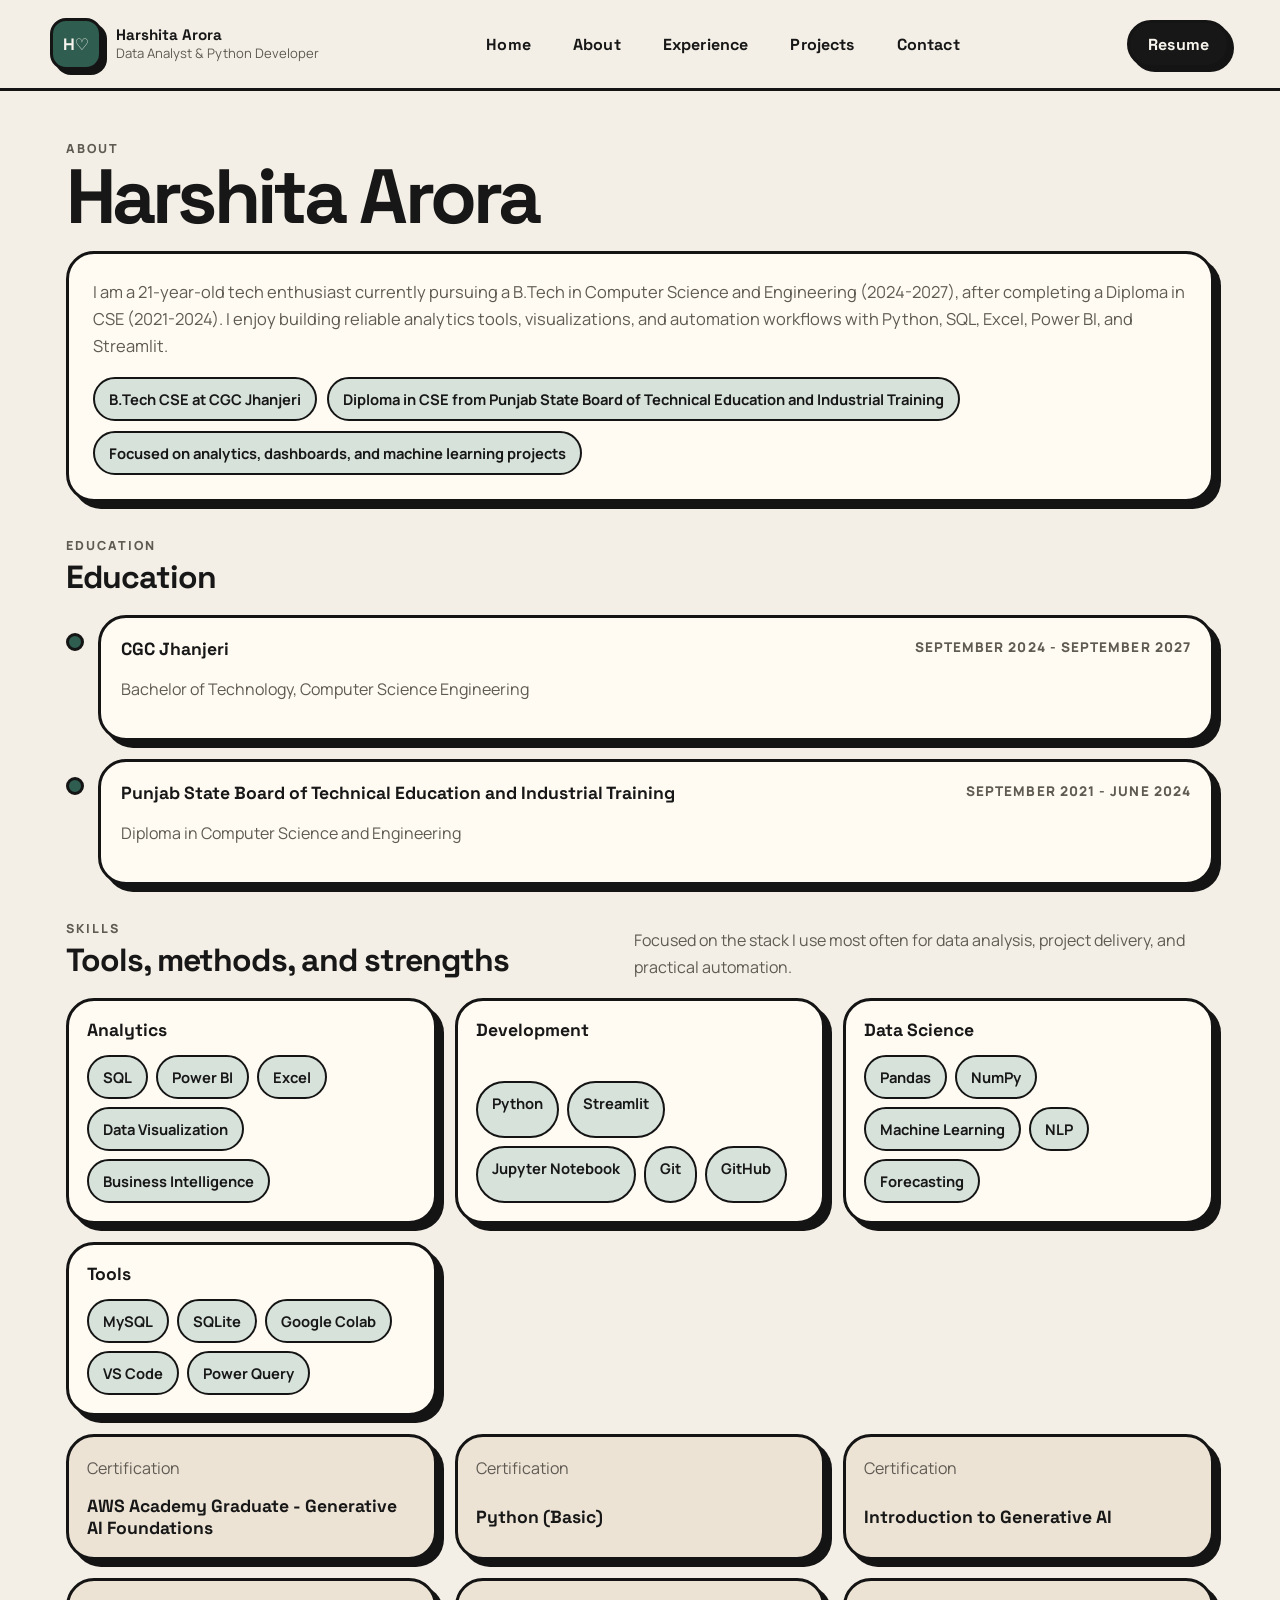
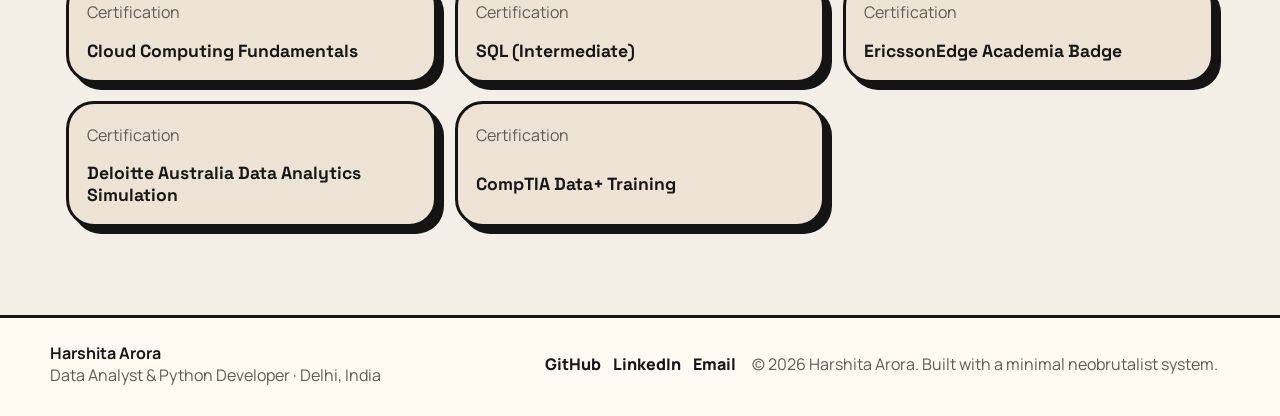
<file: about.html>
<!DOCTYPE html>
<html lang="en">
<head>
  <meta charset="UTF-8">
  <meta name="viewport" content="width=device-width, initial-scale=1.0">
  <meta name="description" content="About Harshita Arora - data analyst, Python developer, and AI/ML enthusiast.">
  <title>About | Harshita Arora</title>
  <link rel="preconnect" href="https://fonts.googleapis.com">
  <link rel="preconnect" href="https://fonts.gstatic.com" crossorigin>
  <link href="https://fonts.googleapis.com/css2?family=Manrope:wght@400;500;600;700;800&family=Space+Grotesk:wght@400;500;700&display=swap" rel="stylesheet">
  <link rel="stylesheet" href="./styles/main.css">
</head>
<body data-page="about">
  <div id="app"></div>
  <script type="module" src="./src/app.js"></script>
</body>
</html>
</file>
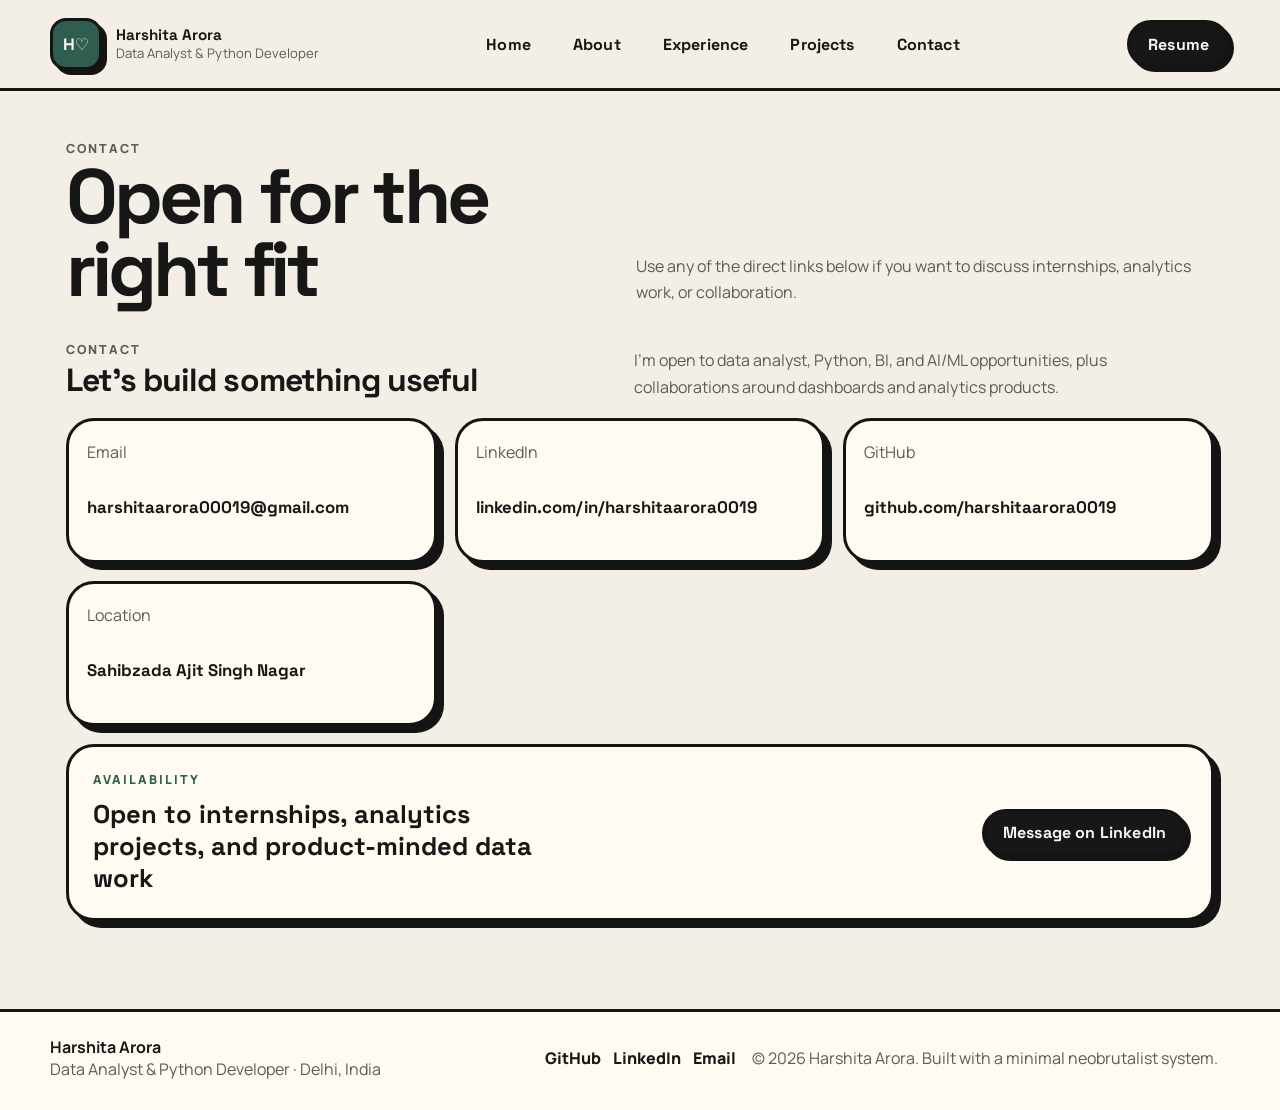
<file: contact.html>
<!DOCTYPE html>
<html lang="en">
<head>
  <meta charset="UTF-8">
  <meta name="viewport" content="width=device-width, initial-scale=1.0">
  <meta name="description" content="Contact Harshita Arora for internships, collaboration, and projects.">
  <title>Contact | Harshita Arora</title>
  <link rel="preconnect" href="https://fonts.googleapis.com">
  <link rel="preconnect" href="https://fonts.gstatic.com" crossorigin>
  <link href="https://fonts.googleapis.com/css2?family=Manrope:wght@400;500;600;700;800&family=Space+Grotesk:wght@400;500;700&display=swap" rel="stylesheet">
  <link rel="stylesheet" href="./styles/main.css">
</head>
<body data-page="contact">
  <div id="app"></div>
  <script type="module" src="./src/app.js"></script>
</body>
</html>
</file>
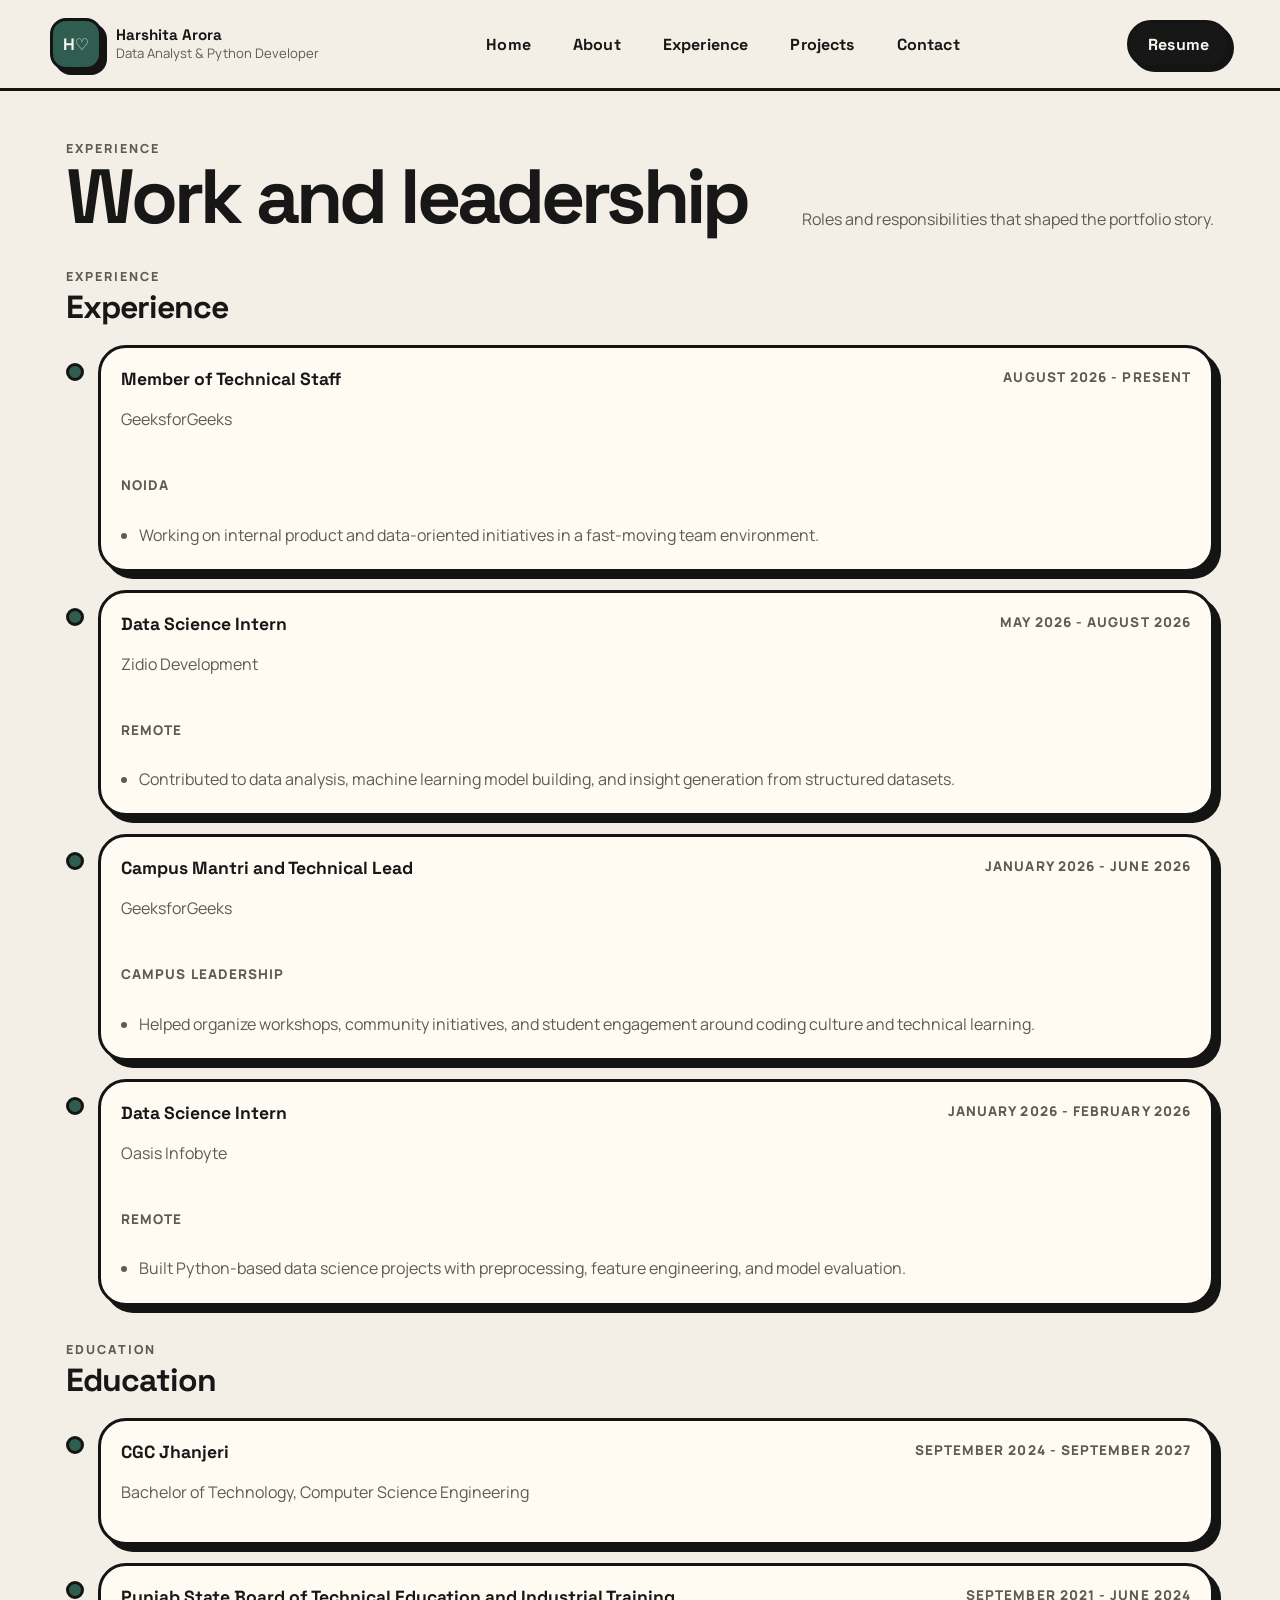
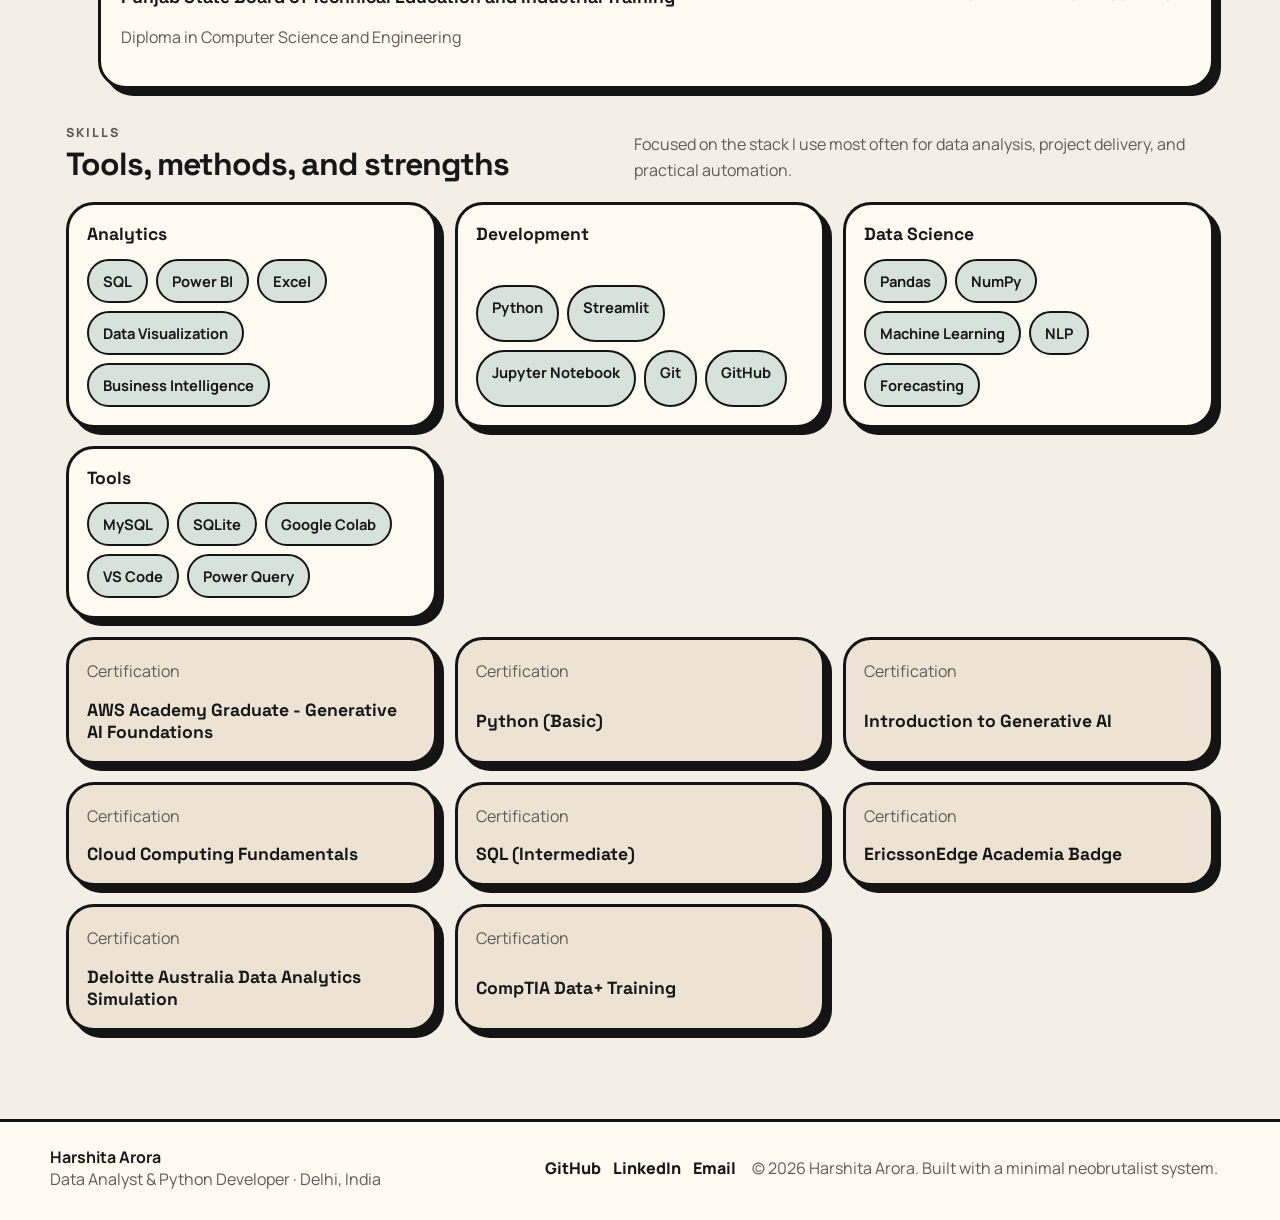
<file: experience.html>
<!DOCTYPE html>
<html lang="en">
<head>
  <meta charset="UTF-8">
  <meta name="viewport" content="width=device-width, initial-scale=1.0">
  <meta name="description" content="Experience timeline for Harshita Arora.">
  <title>Experience | Harshita Arora</title>
  <link rel="preconnect" href="https://fonts.googleapis.com">
  <link rel="preconnect" href="https://fonts.gstatic.com" crossorigin>
  <link href="https://fonts.googleapis.com/css2?family=Manrope:wght@400;500;600;700;800&family=Space+Grotesk:wght@400;500;700&display=swap" rel="stylesheet">
  <link rel="stylesheet" href="./styles/main.css">
</head>
<body data-page="experience">
  <div id="app"></div>
  <script type="module" src="./src/app.js"></script>
</body>
</html>
</file>
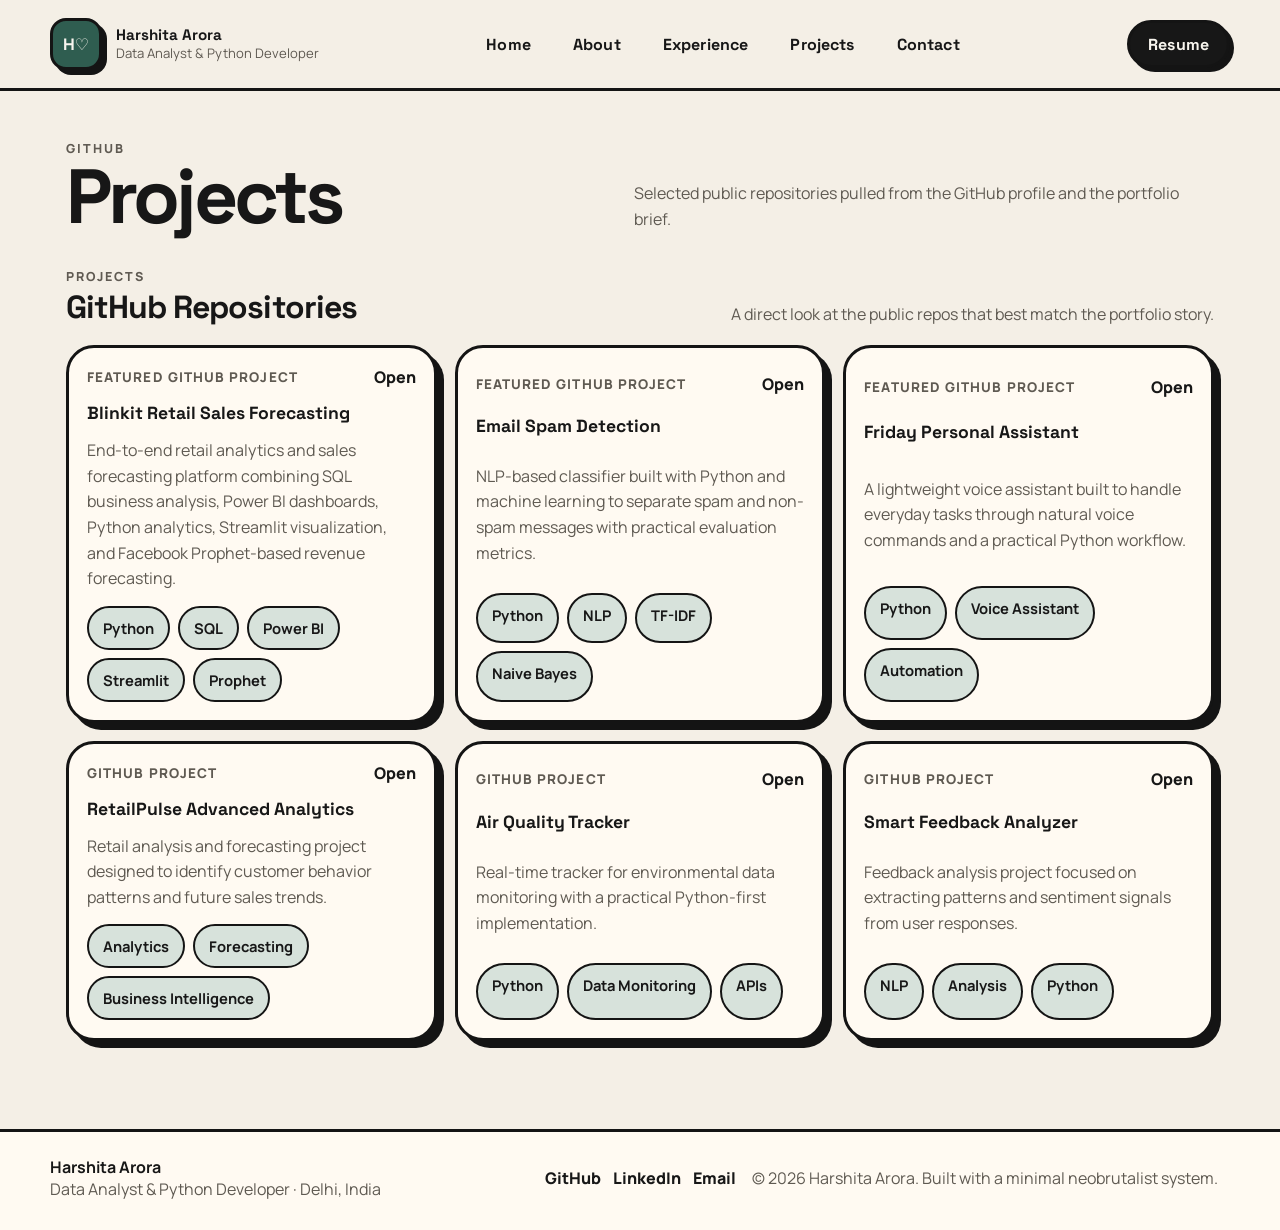
<file: projects.html>
<!DOCTYPE html>
<html lang="en">
<head>
  <meta charset="UTF-8">
  <meta name="viewport" content="width=device-width, initial-scale=1.0">
  <meta name="description" content="Selected projects by Harshita Arora from GitHub.">
  <title>Projects | Harshita Arora</title>
  <link rel="preconnect" href="https://fonts.googleapis.com">
  <link rel="preconnect" href="https://fonts.gstatic.com" crossorigin>
  <link href="https://fonts.googleapis.com/css2?family=Manrope:wght@400;500;600;700;800&family=Space+Grotesk:wght@400;500;700&display=swap" rel="stylesheet">
  <link rel="stylesheet" href="./styles/main.css">
</head>
<body data-page="projects">
  <div id="app"></div>
  <script type="module" src="./src/app.js"></script>
</body>
</html>
</file>
<file: styles/main.css>
:root {
  --bg: #f4efe6;
  --surface: #fffaf2;
  --surface-soft: #ece3d5;
  --line: #141414;
  --text: #171717;
  --muted: #5f5a52;
  --accent: #2f5d50;
  --accent-soft: #d7e2db;
  --shadow: #141414;
}

* {
  box-sizing: border-box;
}

html {
  scroll-behavior: smooth;
}

html,
body,
#app {
  min-height: 100%;
}

body {
  margin: 0;
  color: var(--text);
  background: var(--bg);
  font-family: 'Manrope', system-ui, -apple-system, BlinkMacSystemFont, 'Segoe UI', sans-serif;
  -webkit-font-smoothing: antialiased;
  text-rendering: optimizeLegibility;
}

body.is-ready .content-section,
body.is-ready .hero,
body.is-ready .intro-block {
  animation: lift-in 420ms ease-out both;
}

img {
  max-width: 100%;
  display: block;
}

a {
  color: inherit;
}

h1,
h2,
h3,
.brand__copy strong,
.button,
.header-cta,
.site-nav a,
.stat-card strong,
.profile-card h2,
.timeline-item__header h3,
.cert-card strong,
.contact-card strong {
  font-family: 'Space Grotesk', system-ui, sans-serif;
}

#app {
  display: flex;
  flex-direction: column;
}

.page-shell {
  width: min(1180px, calc(100% - 32px));
  margin-inline: auto;
}

main.page-shell {
  flex: 1;
  padding: 24px 0 56px;
}

.site-header {
  position: sticky;
  top: 0;
  z-index: 30;
  background: rgba(244, 239, 230, 0.96);
  backdrop-filter: blur(8px);
  border-bottom: 3px solid var(--line);
}

.site-header__inner {
  width: min(1180px, calc(100% - 32px));
  margin-inline: auto;
  display: grid;
  grid-template-columns: auto 1fr auto;
  align-items: center;
  gap: 20px;
  padding: 18px 0;
}

.brand {
  display: inline-flex;
  align-items: center;
  gap: 14px;
  text-decoration: none;
}

.brand__mark {
  width: 52px;
  height: 52px;
  display: grid;
  place-items: center;
  border: 3px solid var(--line);
  border-radius: 16px;
  background: var(--accent);
  color: #f8f5ee;
  box-shadow: 5px 5px 0 var(--shadow);
  font-weight: 800;
}

.brand__copy {
  display: grid;
  gap: 2px;
  line-height: 1.1;
}

.brand__copy strong {
  font-size: 0.95rem;
}

.brand__copy span {
  font-size: 0.82rem;
  color: var(--muted);
}

.site-nav {
  display: flex;
  justify-content: center;
  flex-wrap: wrap;
  gap: 10px;
}

.site-header__actions {
  display: flex;
  align-items: center;
  justify-content: flex-end;
  gap: 12px;
}

.header-menu-button {
  display: none;
  min-height: 48px;
  padding: 0 18px;
  border-radius: 999px;
  border: 3px solid var(--line);
  background: var(--surface);
  color: var(--text);
  box-shadow: 4px 4px 0 var(--shadow);
  font-family: 'Space Grotesk', system-ui, sans-serif;
  font-weight: 700;
}

.site-nav a,
.header-cta,
.button {
  text-decoration: none;
  font-weight: 700;
  letter-spacing: 0.01em;
}

.site-nav a {
  padding: 11px 14px;
  border: 2px solid transparent;
  border-radius: 999px;
}

.site-nav a:hover {
  border-color: var(--line);
  background: var(--surface);
}

.header-cta,
.button {
  display: inline-flex;
  align-items: center;
  justify-content: center;
  min-height: 48px;
  padding: 0 18px;
  border-radius: 999px;
  border: 3px solid var(--line);
  box-shadow: 4px 4px 0 var(--shadow);
  transition: transform 160ms ease, box-shadow 160ms ease, background-color 160ms ease;
}

.header-cta:hover,
.button:hover,
.contact-card:hover,
.project-card:hover,
.stat-card:hover,
.highlight-card:hover,
.skills-card:hover,
.cert-card:hover,
.timeline-item__card:hover {
  transform: translate(-2px, -2px);
  box-shadow: 6px 6px 0 var(--shadow);
}

.header-cta,
.button--solid {
  background: var(--text);
  color: #f8f5ee;
}

.button--ghost {
  background: var(--surface);
  color: var(--text);
}

.eyebrow {
  margin: 0 0 10px;
  font-size: 0.78rem;
  font-weight: 800;
  letter-spacing: 0.16em;
  text-transform: uppercase;
  color: var(--accent);
}

.hero,
.content-section,
.intro-block {
  margin-top: 24px;
}

.hero + .content-section,
.content-section + .content-section,
.intro-block + .content-section,
.content-section + .intro-block {
  margin-top: 34px;
}

.shell-grid {
  display: grid;
  grid-template-columns: minmax(0, 1.3fr) minmax(320px, 0.9fr);
  gap: 24px;
  align-items: stretch;
}

.hero__content,
.hero__panel,
.intro-panel,
.profile-card,
.project-card,
.highlight-card,
.skills-card,
.cert-card,
.contact-card,
.timeline-item__card,
.cta-banner {
  background: var(--surface);
  border: 3px solid var(--line);
  border-radius: 28px;
  box-shadow: 7px 7px 0 var(--shadow);
}

.hero__content {
  padding: 32px;
  display: grid;
  gap: 10px;
}

.hero__panel {
  padding: 24px;
  display: grid;
  gap: 18px;
  align-content: start;
  background: var(--surface-soft);
}

.hero__photo-wrap {
  width: min(220px, 100%);
  aspect-ratio: 1 / 1;
  border: 3px solid var(--line);
  border-radius: 28px;
  box-shadow: 7px 7px 0 var(--shadow);
  overflow: hidden;
  background: var(--accent-soft);
}

.hero__photo-wrap--panel {
  display: none;
}

.hero__photo {
  width: 100%;
  height: 100%;
  object-fit: cover;
}

.hero h1,
.intro-block h1 {
  margin: 0;
  font-size: clamp(2.8rem, 6vw, 5.6rem);
  line-height: 0.95;
  letter-spacing: -0.05em;
}

.hero__summary {
  margin: 18px 0 10px;
  max-width: 24ch;
  font-size: clamp(1.12rem, 2vw, 1.55rem);
  font-weight: 700;
}

.hero__body,
.section-heading p,
.profile-card p,
.timeline-item__card p,
.highlight-card strong,
.contact-card span,
.cert-card span,
.intro-panel p {
  color: var(--muted);
  line-height: 1.65;
}

.hero__body {
  max-width: 62ch;
  margin: 0;
  font-size: 1.03rem;
}

.hero__actions {
  display: flex;
  flex-wrap: wrap;
  gap: 12px;
  margin-top: 24px;
}

.meta-list {
  list-style: none;
  padding: 0;
  margin: 24px 0 0;
  display: flex;
  flex-wrap: wrap;
  gap: 10px;
}

.meta-list li,
.tag-list span,
.info-strip span {
  border: 2px solid var(--line);
  border-radius: 999px;
  background: var(--accent-soft);
  color: var(--text);
  padding: 10px 14px;
  font-size: 0.92rem;
  font-weight: 700;
}

.profile-card {
  padding: 20px;
}

.profile-card__label {
  margin: 0 0 10px;
  font-size: 0.82rem;
  text-transform: uppercase;
  letter-spacing: 0.14em;
  color: var(--accent);
  font-weight: 800;
}

.profile-card h2 {
  margin: 0 0 10px;
  font-size: clamp(1.5rem, 2vw, 2rem);
}

.stat-grid,
.highlight-grid,
.project-grid,
.skills-grid,
.cert-grid,
.contact-grid {
  display: grid;
  grid-template-columns: repeat(2, minmax(0, 1fr));
  gap: 18px;
}

.stat-card,
.highlight-card,
.skills-card,
.cert-card,
.contact-card,
.project-card {
  padding: 18px;
  transition: transform 160ms ease, box-shadow 160ms ease;
}

.stat-card {
  display: grid;
  gap: 8px;
  min-height: 130px;
}

.stat-card span,
.project-card__top span,
.timeline-item__location,
.timeline-item__header span {
  color: var(--muted);
  font-size: 0.84rem;
  text-transform: uppercase;
  letter-spacing: 0.08em;
  font-weight: 800;
}

.stat-card strong {
  font-size: clamp(1.3rem, 2vw, 1.8rem);
}

.section-heading {
  display: flex;
  justify-content: space-between;
  gap: 16px;
  align-items: end;
  margin-bottom: 18px;
}

.section-heading h2 {
  margin: 0;
  font-size: clamp(1.5rem, 2.5vw, 2.35rem);
  letter-spacing: -0.03em;
}

.section-heading p {
  max-width: 58ch;
  margin: 0;
}

.highlight-grid,
.project-grid,
.skills-grid,
.cert-grid,
.contact-grid {
  grid-template-columns: repeat(3, minmax(0, 1fr));
}

.highlight-card {
  display: flex;
  align-items: center;
  min-height: 140px;
}

.highlight-card strong {
  font-size: 1.02rem;
}

.project-card {
  display: grid;
  gap: 14px;
}

.project-card__top {
  display: flex;
  justify-content: space-between;
  gap: 12px;
  align-items: center;
}

.project-card__top a {
  font-weight: 800;
  text-decoration: none;
}

.project-card h3,
.skills-card h3,
.cert-card strong,
.contact-card strong,
.timeline-item__card h3 {
  margin: 0;
  font-size: 1.1rem;
  line-height: 1.25;
}

.project-card p,
.skills-card p,
.contact-card p,
.cert-card p {
  margin: 0;
  color: var(--muted);
  line-height: 1.6;
}

.tag-list {
  display: flex;
  flex-wrap: wrap;
  gap: 8px;
}

.timeline {
  display: grid;
  gap: 18px;
}

.timeline-item {
  display: grid;
  grid-template-columns: 18px minmax(0, 1fr);
  gap: 14px;
  align-items: start;
}

.timeline-item__marker {
  width: 18px;
  height: 18px;
  border-radius: 50%;
  border: 3px solid var(--line);
  background: var(--accent);
  margin-top: 18px;
}

.timeline-item__card {
  padding: 20px;
  display: grid;
  gap: 12px;
}

.timeline-item__header {
  display: flex;
  justify-content: space-between;
  gap: 12px;
  align-items: start;
}

.timeline-item__card ul {
  margin: 0;
  padding-left: 18px;
  color: var(--muted);
  line-height: 1.7;
}

.skills-card,
.cert-card {
  display: grid;
  gap: 14px;
}

.cert-grid {
  margin-top: 18px;
}

.cert-card {
  background: var(--surface-soft);
}

.contact-card {
  text-decoration: none;
  display: grid;
  gap: 8px;
  min-height: 145px;
}

.contact-card strong {
  font-size: 1.05rem;
}

.cta-banner,
.intro-panel {
  padding: 24px;
}

.cta-banner {
  margin-top: 18px;
  display: flex;
  justify-content: space-between;
  gap: 18px;
  align-items: center;
}

.cta-banner h3 {
  margin: 6px 0 0;
  max-width: 26ch;
  font-size: clamp(1.25rem, 2vw, 1.7rem);
}

.intro-panel {
  display: grid;
  gap: 18px;
}

.intro-panel p {
  margin: 0;
  font-size: 1.03rem;
}

.info-strip {
  display: flex;
  flex-wrap: wrap;
  gap: 10px;
}

.site-footer {
  border-top: 3px solid var(--line);
  background: var(--surface);
  margin-top: 32px;
}

.site-footer__inner {
  padding: 24px 0 30px;
  display: grid;
  grid-template-columns: 1fr auto 1fr;
  gap: 16px;
  align-items: center;
}

.site-footer__inner p {
  margin: 0;
  color: var(--muted);
}

.site-footer__links {
  display: flex;
  justify-content: center;
  flex-wrap: wrap;
  gap: 12px;
}

.site-footer__links a {
  font-weight: 800;
  text-decoration: none;
}

.mobile-drawer {
  position: fixed;
  inset: 0;
  z-index: 50;
  pointer-events: none;
  opacity: 0;
  transition: opacity 180ms ease;
}

.mobile-drawer.is-open {
  pointer-events: auto;
  opacity: 1;
}

.mobile-drawer__overlay {
  position: absolute;
  inset: 0;
  background: rgba(23, 23, 23, 0.42);
}

.mobile-drawer__panel {
  position: absolute;
  top: 0;
  right: 0;
  width: min(88vw, 340px);
  height: 100%;
  background: var(--surface);
  border-left: 3px solid var(--line);
  box-shadow: -8px 0 0 var(--shadow);
  padding: 20px;
  display: grid;
  gap: 18px;
  transform: translateX(100%);
  transition: transform 220ms ease;
}

.mobile-drawer.is-open .mobile-drawer__panel {
  transform: translateX(0);
}

.mobile-drawer__top {
  display: flex;
  justify-content: space-between;
  align-items: center;
  gap: 16px;
}

.mobile-drawer__top strong {
  font-family: 'Space Grotesk', system-ui, sans-serif;
  font-size: 1rem;
}

.mobile-drawer__close {
  min-height: 42px;
  padding: 0 14px;
  border-radius: 999px;
  border: 3px solid var(--line);
  background: var(--surface-soft);
  font-family: 'Space Grotesk', system-ui, sans-serif;
  font-weight: 700;
}

.mobile-drawer__nav {
  display: grid;
  gap: 10px;
}

.mobile-drawer__nav a {
  padding: 14px 16px;
  border: 3px solid var(--line);
  border-radius: 18px;
  background: var(--bg);
  text-decoration: none;
  font-family: 'Space Grotesk', system-ui, sans-serif;
  font-weight: 700;
}

.mobile-drawer__resume {
  width: 100%;
}

body.is-drawer-open {
  overflow: hidden;
}

@keyframes lift-in {
  from {
    opacity: 0;
    transform: translateY(16px);
  }
  to {
    opacity: 1;
    transform: translateY(0);
  }
}

@media (max-width: 1024px) {
  .site-header__inner,
  .site-footer__inner,
  .section-heading,
  .cta-banner,
  .shell-grid {
    grid-template-columns: 1fr;
  }

  .site-header__inner {
    justify-items: start;
  }

  .site-nav {
    justify-content: flex-start;
  }

  .hero__photo-wrap {
    width: min(180px, 100%);
  }

  .hero__panel,
  .hero__content,
  .intro-panel,
  .cta-banner {
    padding: 22px;
  }

  .highlight-grid,
  .project-grid,
  .skills-grid,
  .cert-grid,
  .contact-grid,
  .stat-grid {
    grid-template-columns: repeat(2, minmax(0, 1fr));
  }
}

@media (max-width: 720px) {
  .page-shell {
    width: min(100%, calc(100% - 20px));
  }

  main.page-shell {
    padding-top: 14px;
    padding-bottom: 40px;
  }

  .brand__copy span,
  .site-nav,
  .header-cta {
    display: none;
  }

  .site-header__inner {
    grid-template-columns: 1fr auto;
  }

  .site-header__actions {
    justify-content: flex-end;
  }

  .header-menu-button {
    display: inline-flex;
    align-items: center;
    justify-content: center;
  }

  .hero__photo-wrap {
    width: min(160px, 100%);
  }

  .hero h1,
  .intro-block h1 {
    font-size: clamp(2.3rem, 14vw, 4rem);
  }

  .hero__panel {
    padding: 18px;
    gap: 14px;
  }

  .profile-card {
    padding: 16px;
  }

  .stat-grid {
    grid-template-columns: 1fr 1fr;
    gap: 12px;
  }

  .stat-card {
    min-height: auto;
    padding: 14px;
  }

  .stat-card strong {
    font-size: 1.05rem;
  }

  .hero__panel .profile-card h2 {
    font-size: 1.15rem;
  }

  .hero__panel .profile-card p,
  .stat-card span {
    font-size: 0.78rem;
  }

  .hero__summary {
    max-width: none;
  }

  .hero__actions,
  .meta-list,
  .info-strip,
  .site-footer__links {
    width: 100%;
  }

  .highlight-grid,
  .project-grid,
  .skills-grid,
  .cert-grid,
  .contact-grid,
  .stat-grid {
    grid-template-columns: 1fr;
  }

  .timeline-item {
    grid-template-columns: 1fr;
  }

  .timeline-item__marker {
    display: none;
  }

  .timeline-item__header,
  .cta-banner {
    flex-direction: column;
    align-items: start;
  }

  .site-footer__inner {
    grid-template-columns: 1fr;
  }

  .hero + .content-section,
  .content-section + .content-section,
  .intro-block + .content-section,
  .content-section + .intro-block {
    margin-top: 24px;
  }
}
</file>
